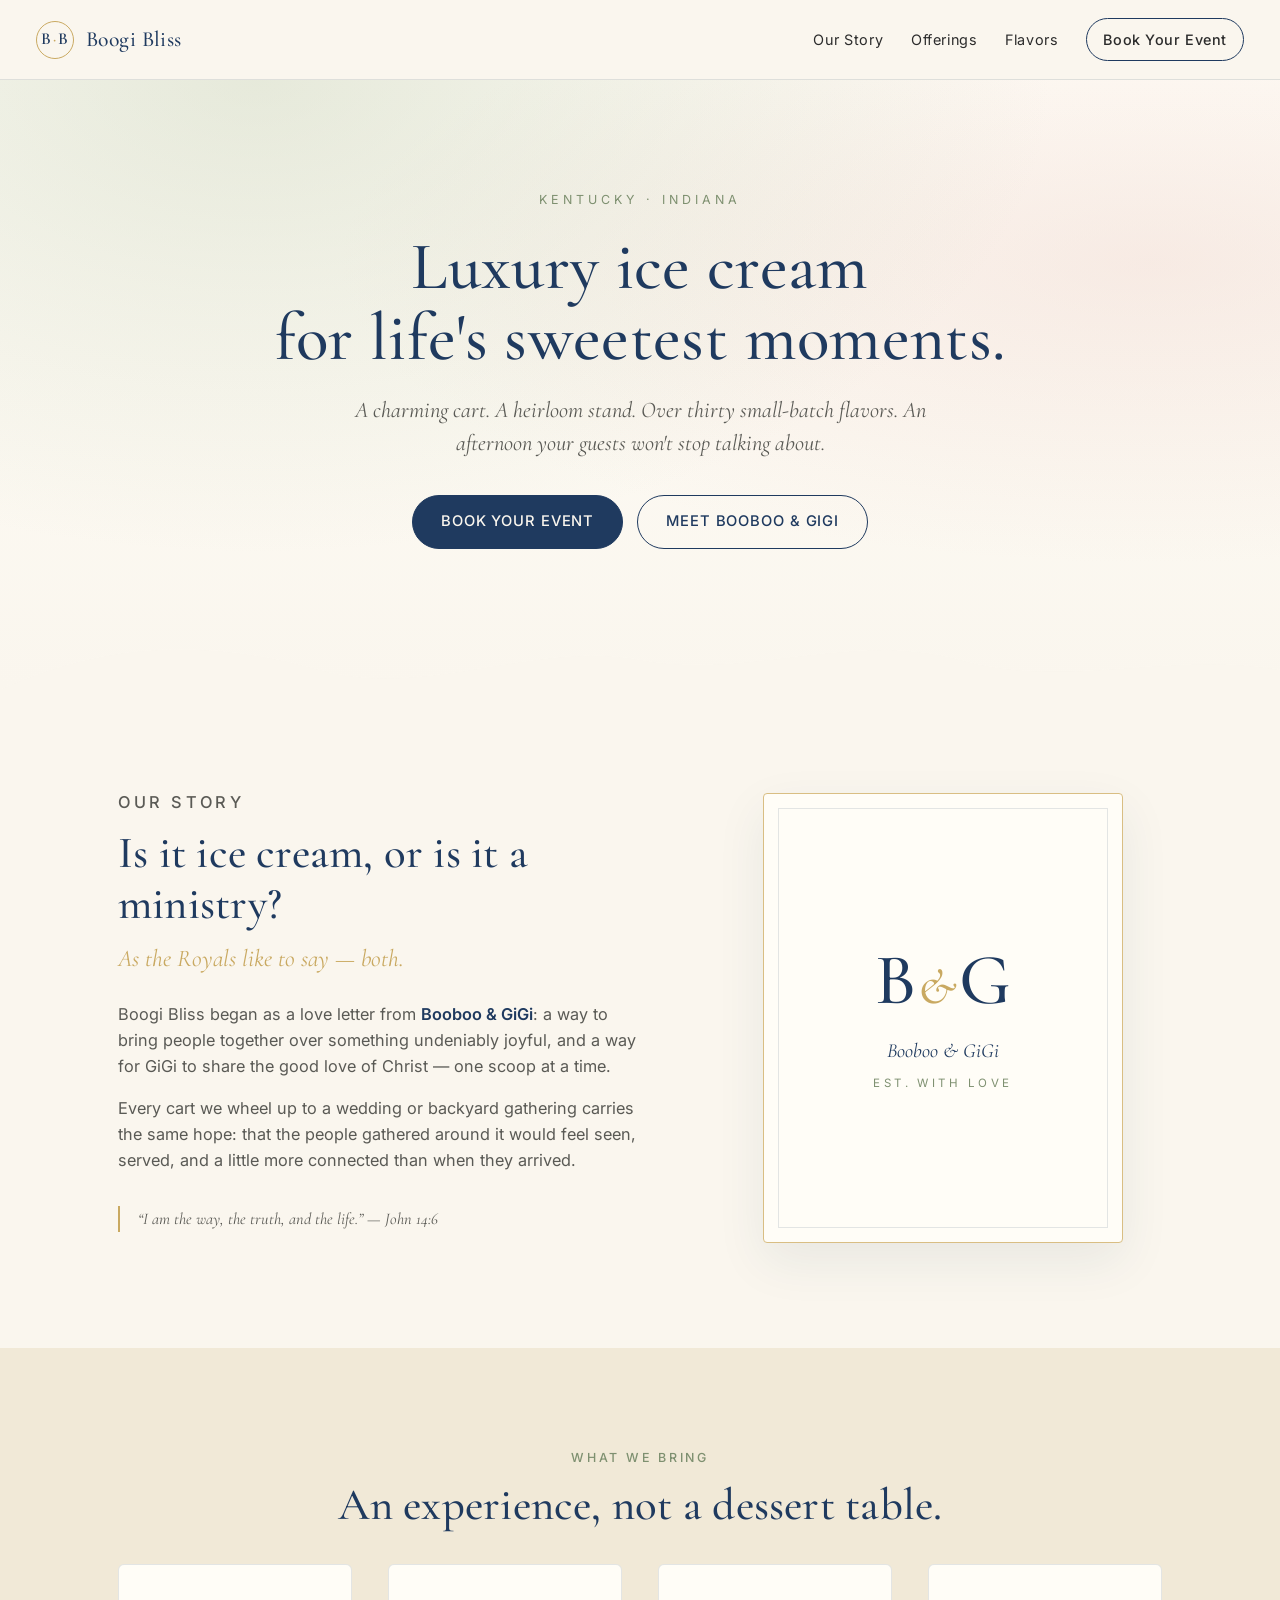
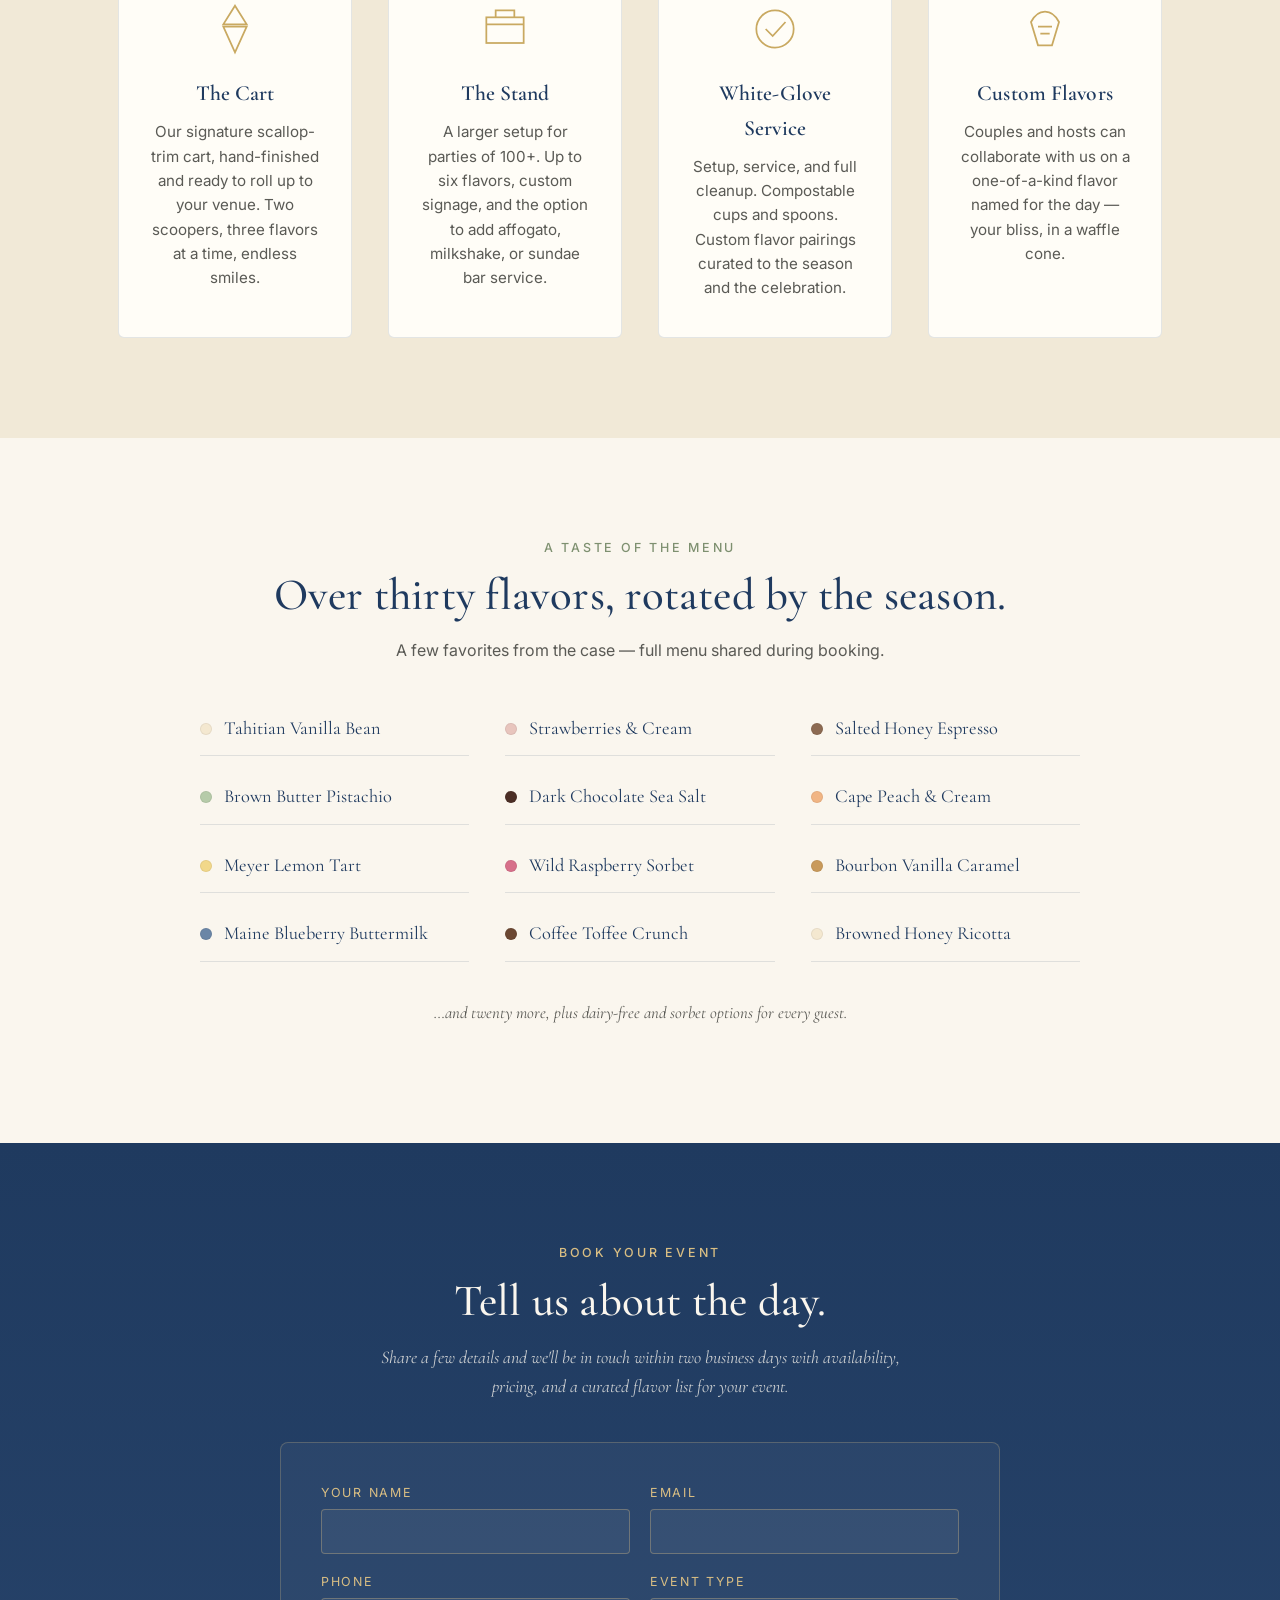
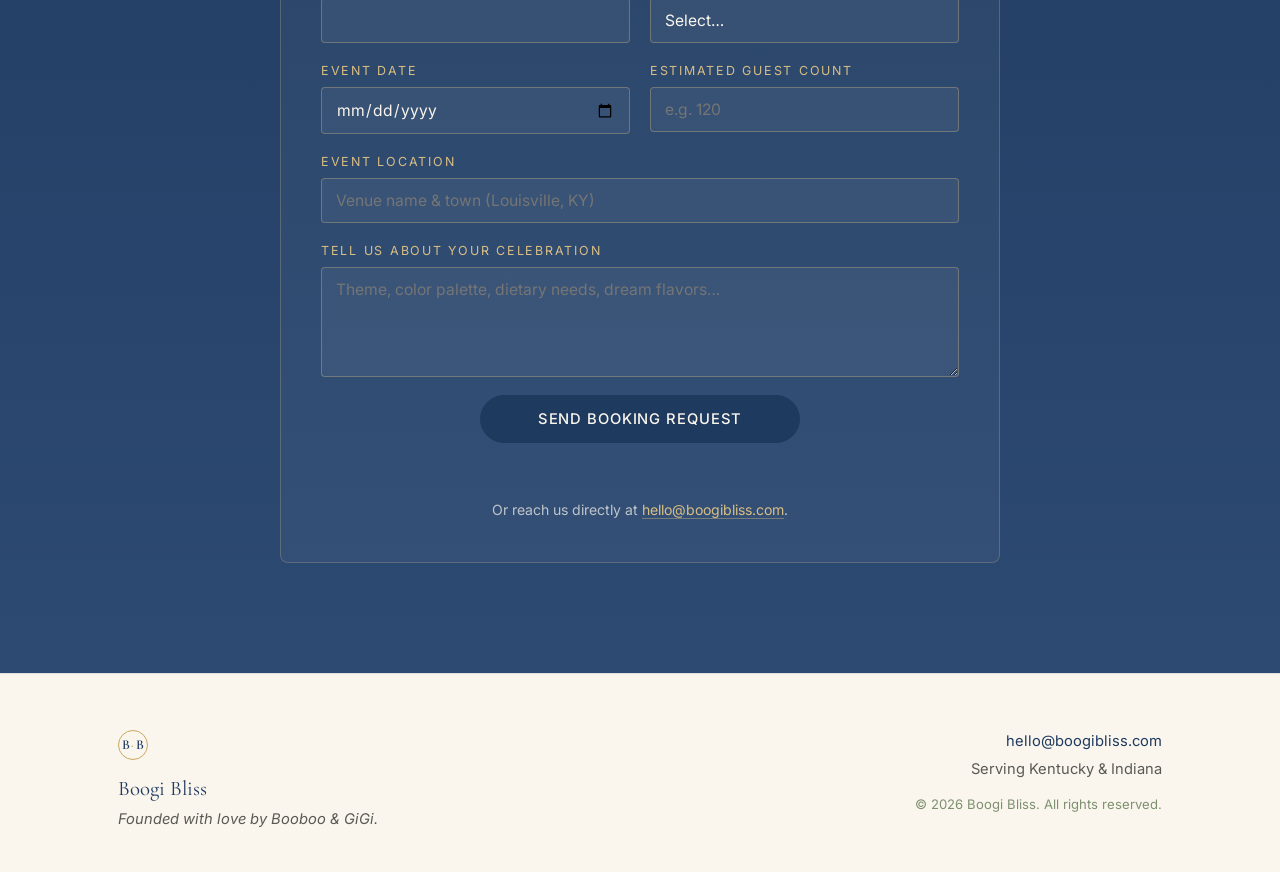
<file: index.html>
<!DOCTYPE html>
<html lang="en">
<head>
<meta charset="UTF-8" />
<meta name="viewport" content="width=device-width, initial-scale=1.0" />
<title>Boogi Bliss — Luxury Ice Cream for Life's Sweetest Moments</title>
<meta name="description" content="Boogi Bliss serves luxury ice cream from a charming cart and stand at weddings, birthdays, and corporate events across Kentucky and Indiana. Over 30 small-batch flavors. Founded by Booboo & GiGi." />
<link rel="preconnect" href="https://fonts.googleapis.com" />
<link rel="preconnect" href="https://fonts.gstatic.com" crossorigin />
<link href="https://fonts.googleapis.com/css2?family=Cormorant+Garamond:ital,wght@0,400;0,500;0,600;1,400&family=Inter:wght@300;400;500;600&display=swap" rel="stylesheet" />
<link rel="stylesheet" href="styles.css" />
</head>
<body>

<header class="topbar">
  <a href="#" class="brand">
    <span class="brand-mark">B<span class="amp">·</span>B</span>
    <span class="brand-word">Boogi Bliss</span>
  </a>
  <nav class="nav">
    <a href="#story">Our Story</a>
    <a href="#offerings">Offerings</a>
    <a href="#flavors">Flavors</a>
    <a href="#book" class="nav-cta">Book Your Event</a>
  </nav>
</header>

<section class="hero">
  <div class="hero-inner">
    <p class="eyebrow">Kentucky · Indiana</p>
    <h1>Luxury ice cream<br/>for life's sweetest moments.</h1>
    <p class="lede">
      A charming cart. A heirloom stand. Over thirty small-batch flavors.
      An afternoon your guests won't stop talking about.
    </p>
    <div class="hero-ctas">
      <a href="#book" class="btn btn-primary">Book Your Event</a>
      <a href="#story" class="btn btn-ghost">Meet Booboo &amp; GiGi</a>
    </div>
  </div>
  <svg class="scallop" viewBox="0 0 1200 60" preserveAspectRatio="none" aria-hidden="true">
    <path d="M0,60 C100,10 200,10 300,40 C400,70 500,10 600,30 C700,50 800,0 900,30 C1000,60 1100,20 1200,40 L1200,60 L0,60 Z" fill="currentColor"/>
  </svg>
</section>

<section id="story" class="story">
  <div class="container two-col">
    <div class="story-text">
      <p class="kicker">Our Story</p>
      <h2>Is it ice cream, or is it a ministry?</h2>
      <p class="answer">As the Royals like to say — <em>both.</em></p>
      <p>
        Boogi Bliss began as a love letter from <strong>Booboo &amp; GiGi</strong>:
        a way to bring people together over something undeniably joyful, and a way for
        GiGi to share the good love of Christ — one scoop at a time.
      </p>
      <p>
        Every cart we wheel up to a wedding or backyard gathering carries the same hope:
        that the people gathered around it would feel seen, served, and a little more
        connected than when they arrived.
      </p>
      <p class="verse">
        &ldquo;I am the way, the truth, and the life.&rdquo; — John 14:6
      </p>
    </div>
    <div class="story-card" aria-hidden="true">
      <div class="card-frame">
        <div class="card-monogram">B<span class="card-amp">&amp;</span>G</div>
        <p class="card-tagline">Booboo &amp; GiGi</p>
        <p class="card-est">est. with love</p>
      </div>
    </div>
  </div>
</section>

<section id="offerings" class="offerings">
  <div class="container">
    <p class="kicker centered">What We Bring</p>
    <h2 class="centered">An experience, not a dessert table.</h2>
    <div class="offer-grid">
      <article class="offer">
        <div class="offer-icon">
          <svg viewBox="0 0 48 48" aria-hidden="true"><path d="M24 4 L34 20 L14 20 Z M14 22 L34 22 L24 44 Z" fill="none" stroke="currentColor" stroke-width="1.5"/></svg>
        </div>
        <h3>The Cart</h3>
        <p>Our signature scallop-trim cart, hand-finished and ready to roll up to your venue. Two scoopers, three flavors at a time, endless smiles.</p>
      </article>
      <article class="offer">
        <div class="offer-icon">
          <svg viewBox="0 0 48 48" aria-hidden="true"><rect x="8" y="14" width="32" height="22" fill="none" stroke="currentColor" stroke-width="1.5"/><path d="M8 20 L40 20 M16 14 L16 8 L32 8 L32 14" fill="none" stroke="currentColor" stroke-width="1.5"/></svg>
        </div>
        <h3>The Stand</h3>
        <p>A larger setup for parties of 100+. Up to six flavors, custom signage, and the option to add affogato, milkshake, or sundae bar service.</p>
      </article>
      <article class="offer">
        <div class="offer-icon">
          <svg viewBox="0 0 48 48" aria-hidden="true"><circle cx="24" cy="24" r="16" fill="none" stroke="currentColor" stroke-width="1.5"/><path d="M16 24 L22 30 L33 18" fill="none" stroke="currentColor" stroke-width="1.5"/></svg>
        </div>
        <h3>White-Glove Service</h3>
        <p>Setup, service, and full cleanup. Compostable cups and spoons. Custom flavor pairings curated to the season and the celebration.</p>
      </article>
      <article class="offer">
        <div class="offer-icon">
          <svg viewBox="0 0 48 48" aria-hidden="true"><path d="M12 18 C18 6, 30 6, 36 18 L30 38 L18 38 Z" fill="none" stroke="currentColor" stroke-width="1.5"/><path d="M18 22 L30 22 M20 28 L28 28" stroke="currentColor" stroke-width="1.5"/></svg>
        </div>
        <h3>Custom Flavors</h3>
        <p>Couples and hosts can collaborate with us on a one-of-a-kind flavor named for the day — your bliss, in a waffle cone.</p>
      </article>
    </div>
  </div>
</section>

<section id="flavors" class="flavors">
  <div class="container">
    <p class="kicker centered">A Taste of the Menu</p>
    <h2 class="centered">Over thirty flavors, rotated by the season.</h2>
    <p class="centered subhead">A few favorites from the case — full menu shared during booking.</p>
    <ul class="flavor-grid">
      <li><span class="dot dot-cream"></span>Tahitian Vanilla Bean</li>
      <li><span class="dot dot-rose"></span>Strawberries &amp; Cream</li>
      <li><span class="dot dot-mocha"></span>Salted Honey Espresso</li>
      <li><span class="dot dot-mint"></span>Brown Butter Pistachio</li>
      <li><span class="dot dot-choc"></span>Dark Chocolate Sea Salt</li>
      <li><span class="dot dot-peach"></span>Cape Peach &amp; Cream</li>
      <li><span class="dot dot-lemon"></span>Meyer Lemon Tart</li>
      <li><span class="dot dot-blush"></span>Wild Raspberry Sorbet</li>
      <li><span class="dot dot-caramel"></span>Bourbon Vanilla Caramel</li>
      <li><span class="dot dot-blue"></span>Maine Blueberry Buttermilk</li>
      <li><span class="dot dot-coffee"></span>Coffee Toffee Crunch</li>
      <li><span class="dot dot-cream"></span>Browned Honey Ricotta</li>
    </ul>
    <p class="flavor-note">…and twenty more, plus dairy-free and sorbet options for every guest.</p>
  </div>
</section>

<section id="book" class="booking">
  <div class="container">
    <p class="kicker centered light">Book Your Event</p>
    <h2 class="centered light">Tell us about the day.</h2>
    <p class="centered booking-lede">
      Share a few details and we'll be in touch within two business days
      with availability, pricing, and a curated flavor list for your event.
    </p>

    <form id="booking-form" class="booking-form" novalidate>
      <div class="row">
        <label>
          <span>Your name</span>
          <input type="text" name="name" required autocomplete="name" />
        </label>
        <label>
          <span>Email</span>
          <input type="email" name="email" required autocomplete="email" />
        </label>
      </div>

      <div class="row">
        <label>
          <span>Phone</span>
          <input type="tel" name="phone" autocomplete="tel" />
        </label>
        <label>
          <span>Event type</span>
          <select name="event_type" required>
            <option value="">Select…</option>
            <option>Wedding</option>
            <option>Birthday</option>
            <option>Corporate Event</option>
            <option>Anniversary / Shower</option>
            <option>Church / Community</option>
            <option>Other</option>
          </select>
        </label>
      </div>

      <div class="row">
        <label>
          <span>Event date</span>
          <input type="date" name="event_date" required />
        </label>
        <label>
          <span>Estimated guest count</span>
          <input type="number" name="guest_count" min="1" max="10000" placeholder="e.g. 120" />
        </label>
      </div>

      <label class="full">
        <span>Event location</span>
        <input type="text" name="location" placeholder="Venue name &amp; town (Louisville, KY)" />
      </label>

      <label class="full">
        <span>Tell us about your celebration</span>
        <textarea name="notes" rows="4" placeholder="Theme, color palette, dietary needs, dream flavors…"></textarea>
      </label>

      <label class="hp" aria-hidden="true">
        <span>Company</span>
        <input type="text" name="_hp_company" tabindex="-1" autocomplete="off" />
      </label>

      <button type="submit" class="btn btn-primary btn-wide" id="booking-submit">Send Booking Request</button>
      <div id="booking-status" class="form-status" role="status" aria-live="polite"></div>
      <p class="form-fineprint">
        Or reach us directly at <a href="mailto:hello@boogibliss.com">hello@boogibliss.com</a>.
      </p>
    </form>
  </div>
</section>

<footer class="site-footer">
  <div class="container footer-inner">
    <div class="footer-brand">
      <span class="brand-mark small">B<span class="amp">·</span>B</span>
      <p class="footer-name">Boogi Bliss</p>
      <p class="footer-sub">Founded with love by Booboo &amp; GiGi.</p>
    </div>
    <div class="footer-meta">
      <p><a href="mailto:hello@boogibliss.com">hello@boogibliss.com</a></p>
      <p>Serving Kentucky &amp; Indiana</p>
      <p class="copy">&copy; <span id="year"></span> Boogi Bliss. All rights reserved.</p>
    </div>
  </div>
</footer>

<script>
  document.getElementById('year').textContent = new Date().getFullYear();

  (function () {
    var form = document.getElementById('booking-form');
    if (!form) return;
    var submit = document.getElementById('booking-submit');
    var status = document.getElementById('booking-status');

    function setStatus(msg, kind) {
      status.textContent = msg || '';
      status.className = 'form-status' + (kind ? ' is-' + kind : '');
    }

    form.addEventListener('submit', function (e) {
      e.preventDefault();
      setStatus('', '');

      var data = {};
      new FormData(form).forEach(function (v, k) { data[k] = v; });

      if (!data.name || !data.email || !data.event_type || !data.event_date) {
        setStatus('Please fill in name, email, event type, and event date.', 'error');
        return;
      }

      submit.disabled = true;
      var originalLabel = submit.textContent;
      submit.textContent = 'Sending…';
      setStatus('Sending your request…', '');

      fetch('/api/book', {
        method: 'POST',
        headers: { 'Content-Type': 'application/json', 'Accept': 'application/json' },
        body: JSON.stringify(data),
      })
        .then(function (res) {
          return res.json().then(function (body) { return { ok: res.ok, body: body }; });
        })
        .then(function (r) {
          if (r.ok && r.body && r.body.ok) {
            form.reset();
            setStatus("Thank you — we'll be in touch within two business days.", 'success');
          } else {
            setStatus((r.body && r.body.error) || 'Something went wrong. Please email hello@boogibliss.com.', 'error');
          }
        })
        .catch(function () {
          setStatus('Network error. Please email hello@boogibliss.com.', 'error');
        })
        .finally(function () {
          submit.disabled = false;
          submit.textContent = originalLabel;
        });
    });
  })();
</script>
</body>
</html>
</file>
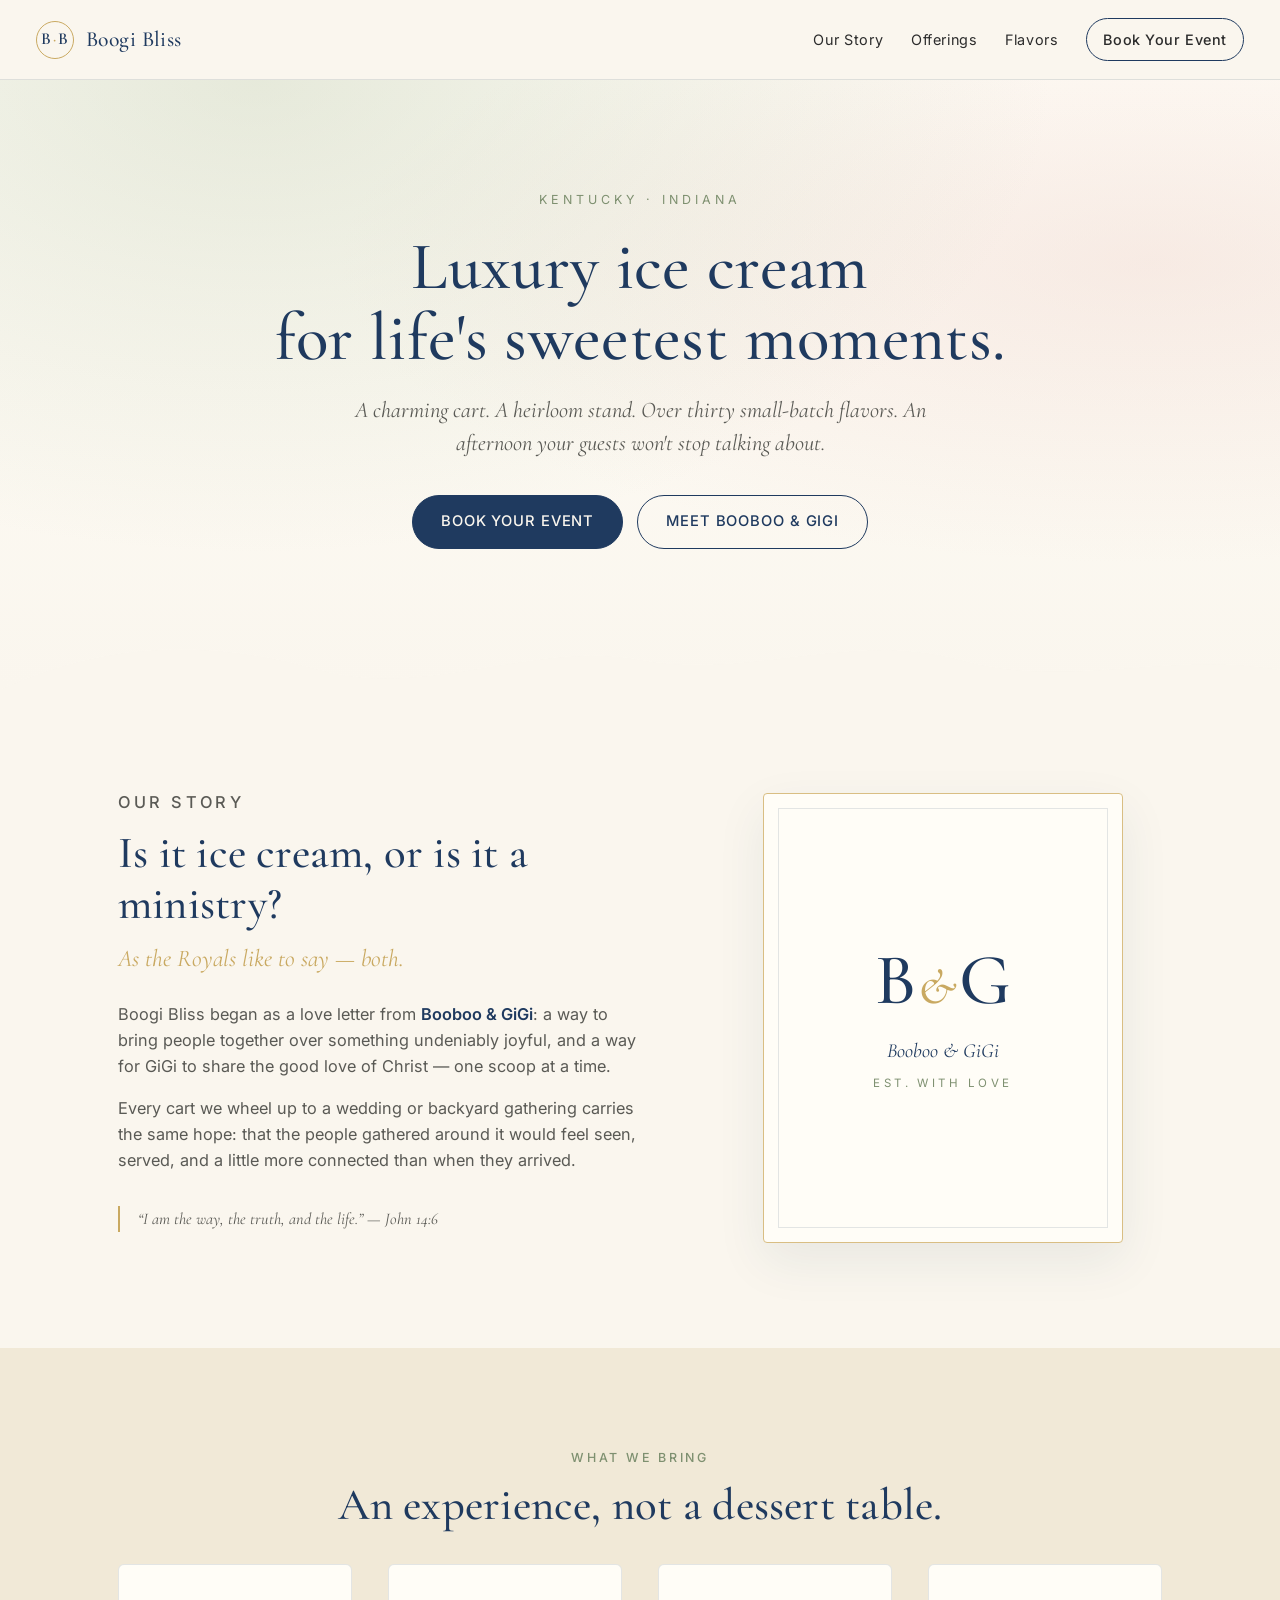
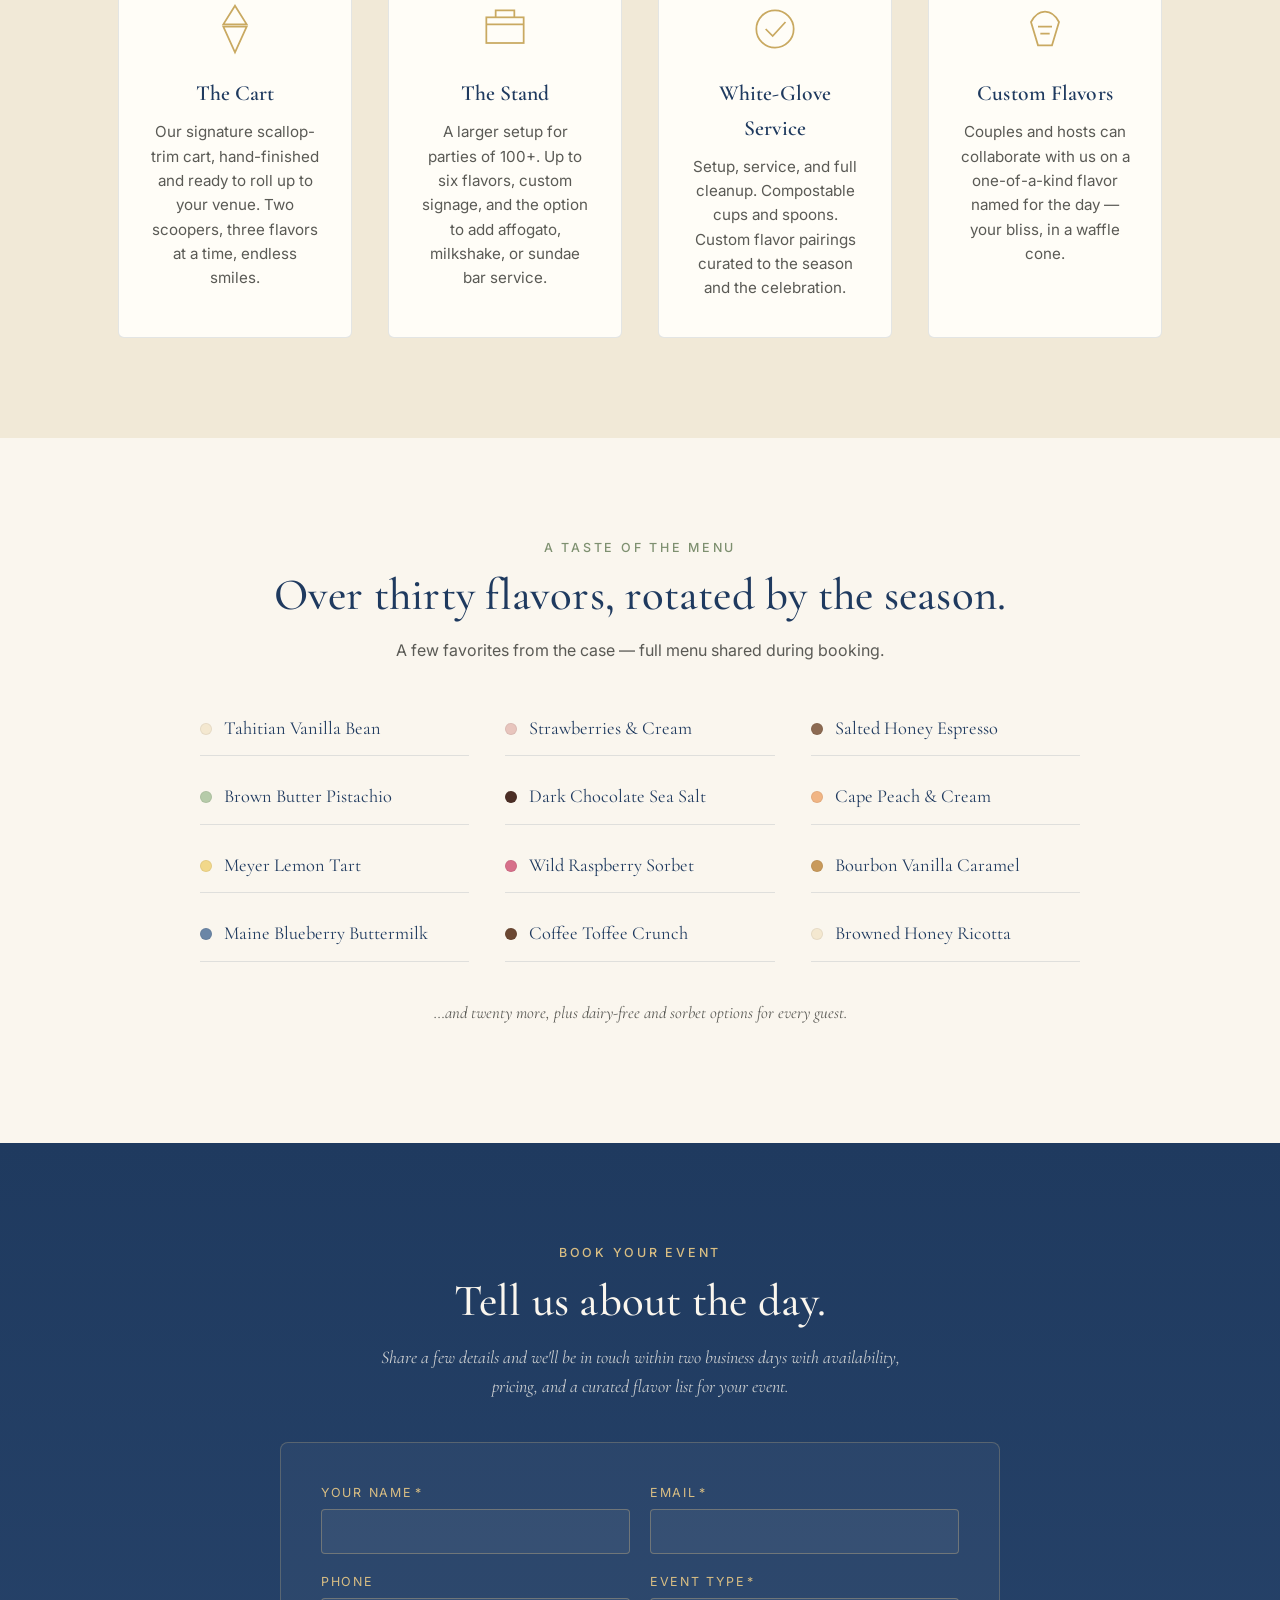
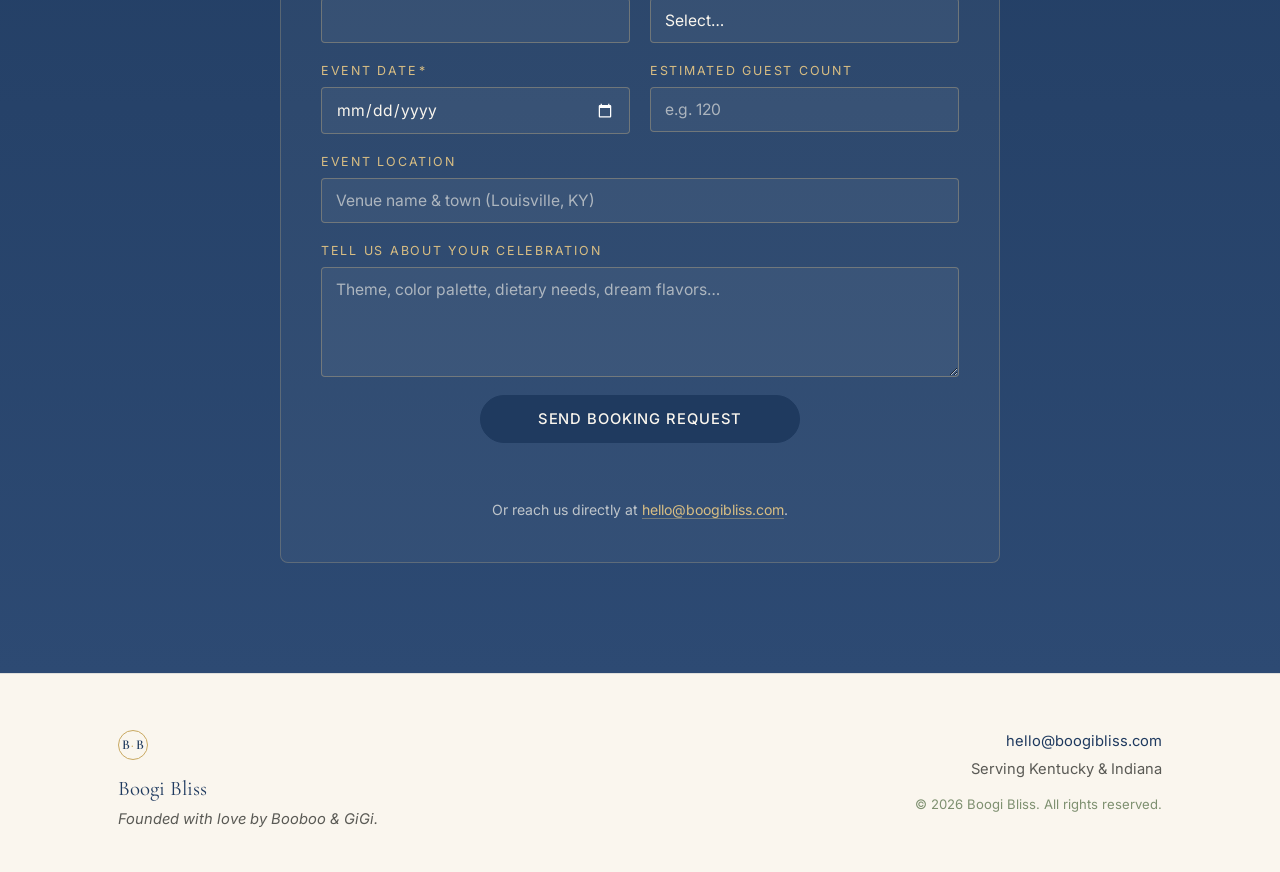
<file: public/index.html>
<!DOCTYPE html>
<html lang="en">
<head>
<meta charset="UTF-8" />
<meta name="viewport" content="width=device-width, initial-scale=1.0" />
<title>Boogi Bliss — Luxury Ice Cream for Life's Sweetest Moments</title>
<meta name="description" content="Boogi Bliss serves luxury ice cream from a charming cart and stand at weddings, birthdays, and corporate events across Kentucky and Indiana. Over 30 small-batch flavors. Founded by Booboo & GiGi." />
<link rel="canonical" href="https://boogibliss.com/" />
<link rel="icon" type="image/svg+xml" href="/favicon.svg" />
<link rel="apple-touch-icon" href="/apple-touch-icon.png" />
<meta property="og:type" content="website" />
<meta property="og:site_name" content="Boogi Bliss" />
<meta property="og:title" content="Boogi Bliss — Luxury Ice Cream for Life's Sweetest Moments" />
<meta property="og:description" content="Boogi Bliss serves luxury ice cream from a charming cart and stand at weddings, birthdays, and corporate events across Kentucky and Indiana. Over 30 small-batch flavors. Founded by Booboo & GiGi." />
<meta property="og:url" content="https://boogibliss.com/" />
<meta property="og:locale" content="en_US" />
<meta property="og:image" content="https://boogibliss.com/og-image.png" />
<meta property="og:image:width" content="1200" />
<meta property="og:image:height" content="630" />
<meta name="twitter:card" content="summary_large_image" />
<meta name="twitter:title" content="Boogi Bliss — Luxury Ice Cream for Life's Sweetest Moments" />
<meta name="twitter:description" content="Boogi Bliss serves luxury ice cream from a charming cart and stand at weddings, birthdays, and corporate events across Kentucky and Indiana. Over 30 small-batch flavors. Founded by Booboo & GiGi." />
<meta name="twitter:image" content="https://boogibliss.com/og-image.png" />
<script type="application/ld+json">
{"@context":"https://schema.org","@type":"Caterer","name":"Boogi Bliss","description":"Boogi Bliss serves luxury ice cream from a charming cart and stand at weddings, birthdays, and corporate events across Kentucky and Indiana. Over 30 small-batch flavors. Founded by Booboo & GiGi.","url":"https://boogibliss.com/","email":"hello@boogibliss.com","servesCuisine":"Ice Cream","areaServed":[{"@type":"State","name":"Kentucky"},{"@type":"State","name":"Indiana"}]}
</script>
<link rel="preconnect" href="https://fonts.googleapis.com" />
<link rel="preconnect" href="https://fonts.gstatic.com" crossorigin />
<link href="https://fonts.googleapis.com/css2?family=Cormorant+Garamond:ital,wght@0,400;0,500;0,600;1,400&family=Inter:wght@300;400;500;600&display=swap" rel="stylesheet" />
<link rel="stylesheet" href="styles.css" />
</head>
<body>

<header class="topbar">
  <a href="/" class="brand">
    <span class="brand-mark">B<span class="amp">·</span>B</span>
    <span class="brand-word">Boogi Bliss</span>
  </a>
  <nav class="nav">
    <a href="#story">Our Story</a>
    <a href="#offerings">Offerings</a>
    <a href="#flavors">Flavors</a>
    <a href="#book" class="nav-cta">Book Your Event</a>
  </nav>
</header>

<section class="hero">
  <div class="hero-inner">
    <p class="eyebrow">Kentucky · Indiana</p>
    <h1>Luxury ice cream<br/>for life's sweetest moments.</h1>
    <p class="lede">
      A charming cart. A heirloom stand. Over thirty small-batch flavors.
      An afternoon your guests won't stop talking about.
    </p>
    <div class="hero-ctas">
      <a href="#book" class="btn btn-primary">Book Your Event</a>
      <a href="#story" class="btn btn-ghost">Meet Booboo &amp; GiGi</a>
    </div>
  </div>
  <svg class="scallop" viewBox="0 0 1200 60" preserveAspectRatio="none" aria-hidden="true">
    <path d="M0,60 C100,10 200,10 300,40 C400,70 500,10 600,30 C700,50 800,0 900,30 C1000,60 1100,20 1200,40 L1200,60 L0,60 Z" fill="currentColor"/>
  </svg>
</section>

<section id="story" class="story">
  <div class="container two-col">
    <div class="story-text">
      <p class="kicker">Our Story</p>
      <h2>Is it ice cream, or is it a ministry?</h2>
      <p class="answer">As the Royals like to say — <em>both.</em></p>
      <p>
        Boogi Bliss began as a love letter from <strong>Booboo &amp; GiGi</strong>:
        a way to bring people together over something undeniably joyful, and a way for
        GiGi to share the good love of Christ — one scoop at a time.
      </p>
      <p>
        Every cart we wheel up to a wedding or backyard gathering carries the same hope:
        that the people gathered around it would feel seen, served, and a little more
        connected than when they arrived.
      </p>
      <p class="verse">
        &ldquo;I am the way, the truth, and the life.&rdquo; — John 14:6
      </p>
    </div>
    <div class="story-card" aria-hidden="true">
      <div class="card-frame">
        <div class="card-monogram">B<span class="card-amp">&amp;</span>G</div>
        <p class="card-tagline">Booboo &amp; GiGi</p>
        <p class="card-est">est. with love</p>
      </div>
    </div>
  </div>
</section>

<section id="offerings" class="offerings">
  <div class="container">
    <p class="kicker centered">What We Bring</p>
    <h2 class="centered">An experience, not a dessert table.</h2>
    <div class="offer-grid">
      <article class="offer">
        <div class="offer-icon">
          <svg viewBox="0 0 48 48" aria-hidden="true"><path d="M24 4 L34 20 L14 20 Z M14 22 L34 22 L24 44 Z" fill="none" stroke="currentColor" stroke-width="1.5"/></svg>
        </div>
        <h3>The Cart</h3>
        <p>Our signature scallop-trim cart, hand-finished and ready to roll up to your venue. Two scoopers, three flavors at a time, endless smiles.</p>
      </article>
      <article class="offer">
        <div class="offer-icon">
          <svg viewBox="0 0 48 48" aria-hidden="true"><rect x="8" y="14" width="32" height="22" fill="none" stroke="currentColor" stroke-width="1.5"/><path d="M8 20 L40 20 M16 14 L16 8 L32 8 L32 14" fill="none" stroke="currentColor" stroke-width="1.5"/></svg>
        </div>
        <h3>The Stand</h3>
        <p>A larger setup for parties of 100+. Up to six flavors, custom signage, and the option to add affogato, milkshake, or sundae bar service.</p>
      </article>
      <article class="offer">
        <div class="offer-icon">
          <svg viewBox="0 0 48 48" aria-hidden="true"><circle cx="24" cy="24" r="16" fill="none" stroke="currentColor" stroke-width="1.5"/><path d="M16 24 L22 30 L33 18" fill="none" stroke="currentColor" stroke-width="1.5"/></svg>
        </div>
        <h3>White-Glove Service</h3>
        <p>Setup, service, and full cleanup. Compostable cups and spoons. Custom flavor pairings curated to the season and the celebration.</p>
      </article>
      <article class="offer">
        <div class="offer-icon">
          <svg viewBox="0 0 48 48" aria-hidden="true"><path d="M12 18 C18 6, 30 6, 36 18 L30 38 L18 38 Z" fill="none" stroke="currentColor" stroke-width="1.5"/><path d="M18 22 L30 22 M20 28 L28 28" stroke="currentColor" stroke-width="1.5"/></svg>
        </div>
        <h3>Custom Flavors</h3>
        <p>Couples and hosts can collaborate with us on a one-of-a-kind flavor named for the day — your bliss, in a waffle cone.</p>
      </article>
    </div>
  </div>
</section>

<section id="flavors" class="flavors">
  <div class="container">
    <p class="kicker centered">A Taste of the Menu</p>
    <h2 class="centered">Over thirty flavors, rotated by the season.</h2>
    <p class="centered subhead">A few favorites from the case — full menu shared during booking.</p>
    <ul class="flavor-grid">
      <li><span class="dot dot-cream"></span>Tahitian Vanilla Bean</li>
      <li><span class="dot dot-rose"></span>Strawberries &amp; Cream</li>
      <li><span class="dot dot-mocha"></span>Salted Honey Espresso</li>
      <li><span class="dot dot-mint"></span>Brown Butter Pistachio</li>
      <li><span class="dot dot-choc"></span>Dark Chocolate Sea Salt</li>
      <li><span class="dot dot-peach"></span>Cape Peach &amp; Cream</li>
      <li><span class="dot dot-lemon"></span>Meyer Lemon Tart</li>
      <li><span class="dot dot-blush"></span>Wild Raspberry Sorbet</li>
      <li><span class="dot dot-caramel"></span>Bourbon Vanilla Caramel</li>
      <li><span class="dot dot-blue"></span>Maine Blueberry Buttermilk</li>
      <li><span class="dot dot-coffee"></span>Coffee Toffee Crunch</li>
      <li><span class="dot dot-cream"></span>Browned Honey Ricotta</li>
    </ul>
    <p class="flavor-note">…and twenty more, plus dairy-free and sorbet options for every guest.</p>
  </div>
</section>

<section id="book" class="booking">
  <div class="container">
    <p class="kicker centered light">Book Your Event</p>
    <h2 class="centered light">Tell us about the day.</h2>
    <p class="centered booking-lede">
      Share a few details and we'll be in touch within two business days
      with availability, pricing, and a curated flavor list for your event.
    </p>

    <form id="booking-form" class="booking-form" novalidate>
      <div class="row">
        <label>
          <span>Your name<span class="req" aria-hidden="true">*</span></span>
          <input type="text" name="name" required autocomplete="name" />
        </label>
        <label>
          <span>Email<span class="req" aria-hidden="true">*</span></span>
          <input type="email" name="email" required autocomplete="email" />
        </label>
      </div>

      <div class="row">
        <label>
          <span>Phone</span>
          <input type="tel" name="phone" autocomplete="tel" />
        </label>
        <label>
          <span>Event type<span class="req" aria-hidden="true">*</span></span>
          <select name="event_type" required>
            <option value="">Select…</option>
            <option>Wedding</option>
            <option>Birthday</option>
            <option>Corporate Event</option>
            <option>Anniversary / Shower</option>
            <option>Church / Community</option>
            <option>Other</option>
          </select>
        </label>
      </div>

      <div class="row">
        <label>
          <span>Event date<span class="req" aria-hidden="true">*</span></span>
          <input type="date" name="event_date" required />
        </label>
        <label>
          <span>Estimated guest count</span>
          <input type="number" name="guest_count" min="1" max="10000" placeholder="e.g. 120" />
        </label>
      </div>

      <label class="full">
        <span>Event location</span>
        <input type="text" name="location" placeholder="Venue name &amp; town (Louisville, KY)" />
      </label>

      <label class="full">
        <span>Tell us about your celebration</span>
        <textarea name="notes" rows="4" placeholder="Theme, color palette, dietary needs, dream flavors…"></textarea>
      </label>

      <!-- Anti-spam trap. Nothing here may look like a real field to browser
           autofill: Chrome classifies by name/id/label and maps anything
           matching company|organization|address|… onto the visitor's saved
           profile, and it only skips fields hidden with display:none — an
           off-screen trap still gets autofilled, which 403s real people.
           So: no label, no autofill-classifiable name, display:none.
           Server check lives in worker.js handleBooking (_hp_ref). -->
      <div class="hp" aria-hidden="true">
        <input type="text" name="_hp_ref" tabindex="-1" autocomplete="off"
               data-1p-ignore data-lpignore="true" data-form-type="other" />
      </div>

      <noscript>
        <p class="form-fineprint">
          This form needs JavaScript to send. If it doesn't work, please email us directly at
          <a href="mailto:hello@boogibliss.com">hello@boogibliss.com</a> with your event details.
        </p>
      </noscript>

      <!-- Cloudflare Turnstile mount point. Stays empty (and inert) until a site
           key is configured in the script below. See NOTES.md → "Turnstile". -->
      <div id="cf-turnstile" class="cf-turnstile-holder"></div>

      <button type="submit" class="btn btn-primary btn-wide" id="booking-submit">Send Booking Request</button>
      <div id="booking-status" class="form-status" role="status" aria-live="polite"></div>
      <p class="form-fineprint">
        Or reach us directly at <a href="mailto:hello@boogibliss.com">hello@boogibliss.com</a>.
      </p>
    </form>
  </div>
</section>

<footer class="site-footer">
  <div class="container footer-inner">
    <div class="footer-brand">
      <span class="brand-mark small">B<span class="amp">·</span>B</span>
      <p class="footer-name">Boogi Bliss</p>
      <p class="footer-sub">Founded with love by Booboo &amp; GiGi.</p>
    </div>
    <div class="footer-meta">
      <p><a href="mailto:hello@boogibliss.com">hello@boogibliss.com</a></p>
      <p>Serving Kentucky &amp; Indiana</p>
      <p class="copy">&copy; <span id="year"></span> Boogi Bliss. All rights reserved.</p>
    </div>
  </div>
</footer>

<script>
  document.getElementById('year').textContent = new Date().getFullYear();

  // Cloudflare Turnstile (dormant). Paste your site key between the quotes to
  // enable; the widget then renders into #cf-turnstile and injects a hidden
  // "cf-turnstile-response" field that the booking POST forwards automatically.
  // Activate the matching server secret (TURNSTILE_SECRET) only AFTER this is
  // live — see NOTES.md → "Turnstile".
  var TURNSTILE_SITEKEY = '';
  if (TURNSTILE_SITEKEY) {
    var ts = document.createElement('script');
    ts.src = 'https://challenges.cloudflare.com/turnstile/v0/api.js?render=explicit';
    ts.async = true; ts.defer = true;
    ts.onload = function () {
      if (window.turnstile) {
        window.turnstile.render('#cf-turnstile', { sitekey: TURNSTILE_SITEKEY });
      }
    };
    document.head.appendChild(ts);
  }

  (function () {
    var form = document.getElementById('booking-form');
    if (!form) return;
    var submit = document.getElementById('booking-submit');
    var status = document.getElementById('booking-status');

    function setStatus(msg, kind) {
      status.textContent = msg || '';
      status.className = 'form-status' + (kind ? ' is-' + kind : '');
    }

    form.addEventListener('submit', function (e) {
      e.preventDefault();
      setStatus('', '');

      var data = {};
      new FormData(form).forEach(function (v, k) { data[k] = v; });

      if (!data.name || !data.email || !data.event_type || !data.event_date) {
        setStatus('Please fill in name, email, event type, and event date.', 'error');
        var requiredNames = ['name', 'email', 'event_type', 'event_date'];
        for (var i = 0; i < requiredNames.length; i++) {
          var field = form.elements[requiredNames[i]];
          if (field && !field.value) { field.focus(); break; }
        }
        return;
      }

      submit.disabled = true;
      var originalLabel = submit.textContent;
      submit.textContent = 'Sending…';
      setStatus('Sending your request…', '');

      fetch('/api/book', {
        method: 'POST',
        headers: { 'Content-Type': 'application/json', 'Accept': 'application/json' },
        body: JSON.stringify(data),
      })
        .then(function (res) {
          return res.json().then(function (body) { return { ok: res.ok, body: body }; });
        })
        .then(function (r) {
          if (r.ok && r.body && r.body.ok) {
            form.reset();
            setStatus("Thank you — we'll be in touch within two business days.", 'success');
          } else {
            setStatus((r.body && r.body.error) || 'Something went wrong. Please email hello@boogibliss.com.', 'error');
          }
        })
        .catch(function () {
          setStatus('Network error. Please email hello@boogibliss.com.', 'error');
        })
        .finally(function () {
          submit.disabled = false;
          submit.textContent = originalLabel;
        });
    });
  })();
</script>
</body>
</html>
</file>
<file: styles.css>
/* Boogi Bliss — Cape Cod wedding luxury */

:root {
  --cream: #FAF6EE;
  --ivory: #FFFDF7;
  --sand: #F1E9D7;
  --sage: #B8C5A6;
  --sage-deep: #7E9070;
  --navy: #1F3A5F;
  --navy-soft: #2D4A73;
  --gold: #C9A961;
  --gold-soft: #D9BE83;
  --blush: #E8C5BD;
  --ink: #2C2C2C;
  --ink-soft: #5A5A55;
  --hairline: rgba(31, 58, 95, 0.12);

  --serif: 'Cormorant Garamond', Georgia, 'Times New Roman', serif;
  --sans:  'Inter', -apple-system, BlinkMacSystemFont, 'Segoe UI', sans-serif;
}

* { box-sizing: border-box; }

html { scroll-behavior: smooth; }

body {
  margin: 0;
  font-family: var(--sans);
  font-weight: 400;
  color: var(--ink);
  background: var(--cream);
  line-height: 1.6;
  -webkit-font-smoothing: antialiased;
}

.container {
  max-width: 1100px;
  margin: 0 auto;
  padding: 0 28px;
}

h1, h2, h3 {
  font-family: var(--serif);
  font-weight: 500;
  color: var(--navy);
  letter-spacing: 0.005em;
}

h1 {
  font-size: clamp(2.4rem, 5.5vw, 4.2rem);
  line-height: 1.05;
  margin: 0 0 1.2rem;
  font-weight: 500;
}

h2 {
  font-size: clamp(1.9rem, 3.6vw, 2.8rem);
  line-height: 1.15;
  margin: 0 0 1rem;
}

h3 {
  font-size: 1.35rem;
  margin: 0 0 0.6rem;
  font-weight: 600;
}

p { margin: 0 0 1rem; }

a { color: var(--navy); text-decoration: none; }
a:hover { color: var(--gold); }

.kicker {
  font-family: var(--sans);
  font-size: 0.78rem;
  letter-spacing: 0.22em;
  text-transform: uppercase;
  color: var(--sage-deep);
  font-weight: 500;
  margin: 0 0 0.8rem;
}
.kicker.centered { text-align: center; }
.kicker.light { color: var(--gold-soft); }

.centered { text-align: center; }
.subhead {
  color: var(--ink-soft);
  max-width: 560px;
  margin: 0.4rem auto 2.4rem;
}

/* ─── Top bar ─────────────────────────────── */
.topbar {
  position: sticky;
  top: 0;
  z-index: 50;
  display: flex;
  align-items: center;
  justify-content: space-between;
  padding: 18px 36px;
  background: rgba(250, 246, 238, 0.92);
  backdrop-filter: saturate(140%) blur(8px);
  border-bottom: 1px solid var(--hairline);
}

.brand {
  display: inline-flex;
  align-items: center;
  gap: 12px;
}
.brand-mark {
  display: inline-flex;
  align-items: center;
  justify-content: center;
  width: 38px;
  height: 38px;
  border: 1.5px solid var(--gold);
  border-radius: 50%;
  font-family: var(--serif);
  font-size: 1.05rem;
  font-weight: 600;
  color: var(--navy);
  letter-spacing: 0.04em;
}
.brand-mark.small { width: 30px; height: 30px; font-size: 0.85rem; }
.brand-mark .amp { color: var(--gold); margin: 0 1px; }
.brand-word {
  font-family: var(--serif);
  font-size: 1.35rem;
  color: var(--navy);
  font-weight: 500;
  letter-spacing: 0.02em;
}

.nav {
  display: flex;
  align-items: center;
  gap: 28px;
}
.nav a {
  font-size: 0.9rem;
  letter-spacing: 0.04em;
  color: var(--ink);
}
.nav a:hover { color: var(--gold); }
.nav-cta {
  border: 1px solid var(--navy);
  padding: 9px 16px;
  border-radius: 999px;
  font-weight: 500;
}
.nav-cta:hover {
  background: var(--navy);
  color: var(--cream) !important;
}

@media (max-width: 720px) {
  .topbar { padding: 14px 18px; }
  .nav { gap: 14px; }
  .nav a:not(.nav-cta) { display: none; }
}

/* ─── Hero ─────────────────────────────────── */
.hero {
  position: relative;
  padding: 110px 28px 140px;
  background:
    radial-gradient(ellipse at 20% 0%, rgba(184, 197, 166, 0.35), transparent 55%),
    radial-gradient(ellipse at 90% 30%, rgba(232, 197, 189, 0.30), transparent 50%),
    linear-gradient(180deg, var(--ivory) 0%, var(--cream) 100%);
  color: var(--navy);
  text-align: center;
  overflow: hidden;
}

.hero-inner {
  max-width: 880px;
  margin: 0 auto;
}

.eyebrow {
  font-family: var(--sans);
  font-size: 0.78rem;
  letter-spacing: 0.32em;
  text-transform: uppercase;
  color: var(--sage-deep);
  margin: 0 0 1.4rem;
}

.lede {
  font-family: var(--serif);
  font-size: clamp(1.15rem, 1.8vw, 1.4rem);
  font-style: italic;
  color: var(--ink-soft);
  max-width: 640px;
  margin: 0 auto 2.2rem;
  line-height: 1.5;
}

.hero-ctas {
  display: flex;
  gap: 14px;
  justify-content: center;
  flex-wrap: wrap;
}

.btn {
  display: inline-block;
  padding: 14px 28px;
  border-radius: 999px;
  font-size: 0.92rem;
  font-weight: 500;
  letter-spacing: 0.06em;
  text-transform: uppercase;
  transition: all 0.2s ease;
  cursor: pointer;
  border: 1.5px solid transparent;
  font-family: var(--sans);
}
.btn-primary {
  background: var(--navy);
  color: var(--cream);
  border-color: var(--navy);
}
.btn-primary:hover {
  background: var(--gold);
  border-color: var(--gold);
  color: var(--navy) !important;
}
.btn-ghost {
  background: transparent;
  color: var(--navy);
  border-color: var(--navy);
}
.btn-ghost:hover {
  background: var(--navy);
  color: var(--cream) !important;
}
.btn-wide {
  width: 100%;
  max-width: 320px;
  margin: 8px auto 0;
  display: block;
}

.scallop {
  position: absolute;
  bottom: -1px;
  left: 0;
  width: 100%;
  height: 60px;
  color: var(--cream);
  display: block;
}

/* ─── Story ────────────────────────────────── */
.story {
  padding: 100px 28px;
  background: var(--cream);
}
.two-col {
  display: grid;
  grid-template-columns: 1.2fr 1fr;
  gap: 80px;
  align-items: center;
}
@media (max-width: 820px) {
  .two-col { grid-template-columns: 1fr; gap: 50px; }
}

.story-text .answer {
  font-family: var(--serif);
  font-size: 1.5rem;
  color: var(--gold);
  margin: -0.4rem 0 1.4rem;
  font-style: italic;
}
.story-text p { color: var(--ink-soft); font-size: 1.02rem; }
.story-text strong { color: var(--navy); font-weight: 600; }
.verse {
  margin-top: 2rem;
  padding-left: 18px;
  border-left: 2px solid var(--gold);
  font-family: var(--serif);
  font-style: italic;
  color: var(--navy);
}

.story-card {
  display: flex;
  justify-content: center;
}
.card-frame {
  width: 100%;
  max-width: 360px;
  aspect-ratio: 4 / 5;
  background: var(--ivory);
  border: 1px solid var(--gold-soft);
  border-radius: 4px;
  padding: 36px;
  display: flex;
  flex-direction: column;
  justify-content: center;
  align-items: center;
  text-align: center;
  position: relative;
  box-shadow: 0 18px 50px rgba(31, 58, 95, 0.08);
}
.card-frame::before {
  content: '';
  position: absolute;
  inset: 14px;
  border: 1px solid var(--hairline);
  pointer-events: none;
}
.card-monogram {
  font-family: var(--serif);
  font-size: 4.5rem;
  font-weight: 500;
  color: var(--navy);
  line-height: 1;
}
.card-monogram .card-amp {
  color: var(--gold);
  font-style: italic;
  font-size: 0.7em;
  margin: 0 0.05em;
}
.card-tagline {
  font-family: var(--serif);
  font-style: italic;
  font-size: 1.25rem;
  color: var(--navy);
  margin: 1.2rem 0 0.4rem;
}
.card-est {
  font-size: 0.72rem;
  letter-spacing: 0.3em;
  text-transform: uppercase;
  color: var(--sage-deep);
  margin: 0;
}

/* ─── Offerings ───────────────────────────── */
.offerings {
  padding: 100px 28px;
  background: var(--sand);
}
.offer-grid {
  display: grid;
  grid-template-columns: repeat(auto-fit, minmax(220px, 1fr));
  gap: 36px;
  margin-top: 2rem;
}
.offer {
  background: var(--ivory);
  padding: 36px 28px;
  border-radius: 6px;
  border: 1px solid var(--hairline);
  text-align: center;
  transition: transform 0.25s ease, box-shadow 0.25s ease;
}
.offer:hover {
  transform: translateY(-4px);
  box-shadow: 0 16px 40px rgba(31, 58, 95, 0.10);
}
.offer-icon {
  width: 56px;
  height: 56px;
  margin: 0 auto 1.2rem;
  color: var(--gold);
}
.offer-icon svg { width: 100%; height: 100%; }
.offer p { color: var(--ink-soft); font-size: 0.95rem; margin: 0; }

/* ─── Flavors ──────────────────────────────── */
.flavors {
  padding: 100px 28px;
  background: var(--cream);
}
.flavor-grid {
  list-style: none;
  margin: 0 auto;
  padding: 0;
  max-width: 880px;
  display: grid;
  grid-template-columns: repeat(auto-fit, minmax(220px, 1fr));
  gap: 14px 36px;
}
.flavor-grid li {
  display: flex;
  align-items: center;
  gap: 12px;
  padding: 12px 0;
  border-bottom: 1px solid var(--hairline);
  font-family: var(--serif);
  font-size: 1.15rem;
  color: var(--navy);
}
.dot {
  width: 12px;
  height: 12px;
  border-radius: 50%;
  flex-shrink: 0;
  border: 1px solid rgba(0,0,0,0.06);
}
.dot-cream   { background: #F4E8D0; }
.dot-rose    { background: #E8C5BD; }
.dot-mocha   { background: #8C6A52; }
.dot-mint    { background: #B6CBA9; }
.dot-choc    { background: #4B2E25; }
.dot-peach   { background: #F1B584; }
.dot-lemon   { background: #F2D88A; }
.dot-blush   { background: #D7708A; }
.dot-caramel { background: #C99A5B; }
.dot-blue    { background: #6B86A6; }
.dot-coffee  { background: #6B4732; }

.flavor-note {
  text-align: center;
  margin-top: 2.4rem;
  font-family: var(--serif);
  font-style: italic;
  color: var(--ink-soft);
  font-size: 1.05rem;
}

/* ─── Booking ──────────────────────────────── */
.booking {
  padding: 100px 28px 110px;
  background:
    linear-gradient(180deg, var(--navy) 0%, var(--navy-soft) 100%);
  color: var(--cream);
}
.booking h2 { color: var(--cream); }
.booking .booking-lede {
  text-align: center;
  color: rgba(250, 246, 238, 0.78);
  max-width: 560px;
  margin: 0 auto 2.6rem;
  font-family: var(--serif);
  font-style: italic;
  font-size: 1.12rem;
}

.booking-form {
  max-width: 720px;
  margin: 0 auto;
  background: rgba(255, 253, 247, 0.04);
  padding: 40px;
  border-radius: 8px;
  border: 1px solid rgba(217, 190, 131, 0.25);
}
.booking-form .row {
  display: grid;
  grid-template-columns: 1fr 1fr;
  gap: 20px;
  margin-bottom: 18px;
}
@media (max-width: 620px) {
  .booking-form { padding: 28px; }
  .booking-form .row { grid-template-columns: 1fr; gap: 18px; }
}
.booking-form label {
  display: flex;
  flex-direction: column;
  gap: 6px;
  font-size: 0.78rem;
  letter-spacing: 0.14em;
  text-transform: uppercase;
  color: var(--gold-soft);
}
.booking-form label.full { margin-bottom: 18px; }
.booking-form input,
.booking-form select,
.booking-form textarea {
  font-family: var(--sans);
  font-size: 0.98rem;
  padding: 12px 14px;
  border: 1px solid rgba(217, 190, 131, 0.35);
  background: rgba(250, 246, 238, 0.05);
  color: var(--cream);
  border-radius: 4px;
  transition: border-color 0.2s ease, background 0.2s ease;
  text-transform: none;
  letter-spacing: normal;
}
.booking-form input:focus,
.booking-form select:focus,
.booking-form textarea:focus {
  outline: none;
  border-color: var(--gold);
  background: rgba(250, 246, 238, 0.10);
}
.booking-form select { appearance: none; cursor: pointer; }
.booking-form select option { color: var(--ink); background: var(--cream); }
.booking-form textarea { resize: vertical; min-height: 110px; }

.form-fineprint {
  text-align: center;
  margin: 1.4rem 0 0;
  color: rgba(250, 246, 238, 0.7);
  font-size: 0.88rem;
}
.form-fineprint a { color: var(--gold-soft); border-bottom: 1px solid rgba(217, 190, 131, 0.4); }
.form-fineprint a:hover { color: var(--gold); }

/* Honeypot — visible to bots, hidden from people + assistive tech */
.booking-form label.hp {
  position: absolute;
  left: -10000px;
  width: 1px;
  height: 1px;
  overflow: hidden;
}

/* Submit button state */
.booking-form button[disabled] {
  opacity: 0.55;
  cursor: not-allowed;
}

/* Inline status under the submit button */
.form-status {
  text-align: center;
  margin: 1rem 0 0;
  min-height: 1.2em;
  font-size: 0.92rem;
  color: rgba(250, 246, 238, 0.85);
}
.form-status.is-success {
  color: var(--gold);
  font-family: var(--serif);
  font-style: italic;
  font-size: 1.05rem;
}
.form-status.is-error {
  color: #f5b8a8;
}

/* ─── Footer ───────────────────────────────── */
.site-footer {
  background: var(--cream);
  padding: 56px 28px 40px;
  border-top: 1px solid var(--hairline);
}
.footer-inner {
  display: flex;
  flex-wrap: wrap;
  justify-content: space-between;
  align-items: flex-start;
  gap: 32px;
}
.footer-brand .brand-mark { margin-bottom: 12px; }
.footer-name {
  font-family: var(--serif);
  font-size: 1.3rem;
  color: var(--navy);
  margin: 0 0 0.2rem;
}
.footer-sub {
  font-style: italic;
  color: var(--ink-soft);
  margin: 0;
  font-size: 0.92rem;
}
.footer-meta {
  text-align: right;
  font-size: 0.92rem;
  color: var(--ink-soft);
}
.footer-meta p { margin: 0 0 0.3rem; }
.footer-meta .copy { margin-top: 0.8rem; font-size: 0.82rem; color: var(--sage-deep); }
@media (max-width: 620px) {
  .footer-meta { text-align: left; }
}
</file>
<file: public/styles.css>
/* Boogi Bliss — Cape Cod wedding luxury */

:root {
  --cream: #FAF6EE;
  --ivory: #FFFDF7;
  --sand: #F1E9D7;
  --sage: #B8C5A6;
  --sage-deep: #7E9070;
  --navy: #1F3A5F;
  --navy-soft: #2D4A73;
  --gold: #C9A961;
  --gold-soft: #D9BE83;
  --blush: #E8C5BD;
  --ink: #2C2C2C;
  --ink-soft: #5A5A55;
  --hairline: rgba(31, 58, 95, 0.12);

  --serif: 'Cormorant Garamond', Georgia, 'Times New Roman', serif;
  --sans:  'Inter', -apple-system, BlinkMacSystemFont, 'Segoe UI', sans-serif;
}

* { box-sizing: border-box; }

html { scroll-behavior: smooth; }

body {
  margin: 0;
  font-family: var(--sans);
  font-weight: 400;
  color: var(--ink);
  background: var(--cream);
  line-height: 1.6;
  -webkit-font-smoothing: antialiased;
}

.container {
  max-width: 1100px;
  margin: 0 auto;
  padding: 0 28px;
}

h1, h2, h3 {
  font-family: var(--serif);
  font-weight: 500;
  color: var(--navy);
  letter-spacing: 0.005em;
}

h1 {
  font-size: clamp(2.4rem, 5.5vw, 4.2rem);
  line-height: 1.05;
  margin: 0 0 1.2rem;
  font-weight: 500;
}

h2 {
  font-size: clamp(1.9rem, 3.6vw, 2.8rem);
  line-height: 1.15;
  margin: 0 0 1rem;
}

h3 {
  font-size: 1.35rem;
  margin: 0 0 0.6rem;
  font-weight: 600;
}

p { margin: 0 0 1rem; }

a { color: var(--navy); text-decoration: none; }
a:hover { color: var(--gold); }

.kicker {
  font-family: var(--sans);
  font-size: 0.78rem;
  letter-spacing: 0.22em;
  text-transform: uppercase;
  color: var(--sage-deep);
  font-weight: 500;
  margin: 0 0 0.8rem;
}
.kicker.centered { text-align: center; }
.kicker.light { color: var(--gold-soft); }

.centered { text-align: center; }
.subhead {
  color: var(--ink-soft);
  max-width: 560px;
  margin: 0.4rem auto 2.4rem;
}

/* ─── Top bar ─────────────────────────────── */
.topbar {
  position: sticky;
  top: 0;
  z-index: 50;
  display: flex;
  align-items: center;
  justify-content: space-between;
  padding: 18px 36px;
  background: rgba(250, 246, 238, 0.92);
  backdrop-filter: saturate(140%) blur(8px);
  border-bottom: 1px solid var(--hairline);
}

.brand {
  display: inline-flex;
  align-items: center;
  gap: 12px;
}
.brand-mark {
  display: inline-flex;
  align-items: center;
  justify-content: center;
  width: 38px;
  height: 38px;
  border: 1.5px solid var(--gold);
  border-radius: 50%;
  font-family: var(--serif);
  font-size: 1.05rem;
  font-weight: 600;
  color: var(--navy);
  letter-spacing: 0.04em;
}
.brand-mark.small { width: 30px; height: 30px; font-size: 0.85rem; }
.brand-mark .amp { color: var(--gold); margin: 0 1px; }
.brand-word {
  font-family: var(--serif);
  font-size: 1.35rem;
  color: var(--navy);
  font-weight: 500;
  letter-spacing: 0.02em;
}

.nav {
  display: flex;
  align-items: center;
  gap: 28px;
}
.nav a {
  font-size: 0.9rem;
  letter-spacing: 0.04em;
  color: var(--ink);
}
.nav a:hover { color: var(--gold); }
.nav-cta {
  border: 1px solid var(--navy);
  padding: 9px 16px;
  border-radius: 999px;
  font-weight: 500;
}
.nav-cta:hover {
  background: var(--navy);
  color: var(--cream) !important;
}

@media (max-width: 720px) {
  .topbar { padding: 14px 18px; }
  .nav { gap: 14px; }
  .nav a:not(.nav-cta) { display: none; }
}

/* ─── Hero ─────────────────────────────────── */
.hero {
  position: relative;
  padding: 110px 28px 140px;
  background:
    radial-gradient(ellipse at 20% 0%, rgba(184, 197, 166, 0.35), transparent 55%),
    radial-gradient(ellipse at 90% 30%, rgba(232, 197, 189, 0.30), transparent 50%),
    linear-gradient(180deg, var(--ivory) 0%, var(--cream) 100%);
  color: var(--navy);
  text-align: center;
  overflow: hidden;
}

.hero-inner {
  max-width: 880px;
  margin: 0 auto;
}

.eyebrow {
  font-family: var(--sans);
  font-size: 0.78rem;
  letter-spacing: 0.32em;
  text-transform: uppercase;
  color: var(--sage-deep);
  margin: 0 0 1.4rem;
}

.lede {
  font-family: var(--serif);
  font-size: clamp(1.15rem, 1.8vw, 1.4rem);
  font-style: italic;
  color: var(--ink-soft);
  max-width: 640px;
  margin: 0 auto 2.2rem;
  line-height: 1.5;
}

.hero-ctas {
  display: flex;
  gap: 14px;
  justify-content: center;
  flex-wrap: wrap;
}

.btn {
  display: inline-block;
  padding: 14px 28px;
  border-radius: 999px;
  font-size: 0.92rem;
  font-weight: 500;
  letter-spacing: 0.06em;
  text-transform: uppercase;
  transition: all 0.2s ease;
  cursor: pointer;
  border: 1.5px solid transparent;
  font-family: var(--sans);
}
.btn-primary {
  background: var(--navy);
  color: var(--cream);
  border-color: var(--navy);
}
.btn-primary:hover {
  background: var(--gold);
  border-color: var(--gold);
  color: var(--navy) !important;
}
.btn-ghost {
  background: transparent;
  color: var(--navy);
  border-color: var(--navy);
}
.btn-ghost:hover {
  background: var(--navy);
  color: var(--cream) !important;
}
.btn-wide {
  width: 100%;
  max-width: 320px;
  margin: 8px auto 0;
  display: block;
}

.scallop {
  position: absolute;
  bottom: -1px;
  left: 0;
  width: 100%;
  height: 60px;
  color: var(--cream);
  display: block;
}

/* ─── Story ────────────────────────────────── */
.story {
  padding: 100px 28px;
  background: var(--cream);
}
.two-col {
  display: grid;
  grid-template-columns: 1.2fr 1fr;
  gap: 80px;
  align-items: center;
}
@media (max-width: 820px) {
  .two-col { grid-template-columns: 1fr; gap: 50px; }
}

.story-text .answer {
  font-family: var(--serif);
  font-size: 1.5rem;
  color: var(--gold);
  margin: -0.4rem 0 1.4rem;
  font-style: italic;
}
.story-text p { color: var(--ink-soft); font-size: 1.02rem; }
.story-text strong { color: var(--navy); font-weight: 600; }
.verse {
  margin-top: 2rem;
  padding-left: 18px;
  border-left: 2px solid var(--gold);
  font-family: var(--serif);
  font-style: italic;
  color: var(--navy);
}

.story-card {
  display: flex;
  justify-content: center;
}
.card-frame {
  width: 100%;
  max-width: 360px;
  aspect-ratio: 4 / 5;
  background: var(--ivory);
  border: 1px solid var(--gold-soft);
  border-radius: 4px;
  padding: 36px;
  display: flex;
  flex-direction: column;
  justify-content: center;
  align-items: center;
  text-align: center;
  position: relative;
  box-shadow: 0 18px 50px rgba(31, 58, 95, 0.08);
}
.card-frame::before {
  content: '';
  position: absolute;
  inset: 14px;
  border: 1px solid var(--hairline);
  pointer-events: none;
}
.card-monogram {
  font-family: var(--serif);
  font-size: 4.5rem;
  font-weight: 500;
  color: var(--navy);
  line-height: 1;
}
.card-monogram .card-amp {
  color: var(--gold);
  font-style: italic;
  font-size: 0.7em;
  margin: 0 0.05em;
}
.card-tagline {
  font-family: var(--serif);
  font-style: italic;
  font-size: 1.25rem;
  color: var(--navy);
  margin: 1.2rem 0 0.4rem;
}
.card-est {
  font-size: 0.72rem;
  letter-spacing: 0.3em;
  text-transform: uppercase;
  color: var(--sage-deep);
  margin: 0;
}

/* ─── Offerings ───────────────────────────── */
.offerings {
  padding: 100px 28px;
  background: var(--sand);
}
.offer-grid {
  display: grid;
  grid-template-columns: repeat(auto-fit, minmax(220px, 1fr));
  gap: 36px;
  margin-top: 2rem;
}
.offer {
  background: var(--ivory);
  padding: 36px 28px;
  border-radius: 6px;
  border: 1px solid var(--hairline);
  text-align: center;
  transition: transform 0.25s ease, box-shadow 0.25s ease;
}
.offer:hover {
  transform: translateY(-4px);
  box-shadow: 0 16px 40px rgba(31, 58, 95, 0.10);
}
.offer-icon {
  width: 56px;
  height: 56px;
  margin: 0 auto 1.2rem;
  color: var(--gold);
}
.offer-icon svg { width: 100%; height: 100%; }
.offer p { color: var(--ink-soft); font-size: 0.95rem; margin: 0; }

/* ─── Flavors ──────────────────────────────── */
.flavors {
  padding: 100px 28px;
  background: var(--cream);
}
.flavor-grid {
  list-style: none;
  margin: 0 auto;
  padding: 0;
  max-width: 880px;
  display: grid;
  grid-template-columns: repeat(auto-fit, minmax(220px, 1fr));
  gap: 14px 36px;
}
.flavor-grid li {
  display: flex;
  align-items: center;
  gap: 12px;
  padding: 12px 0;
  border-bottom: 1px solid var(--hairline);
  font-family: var(--serif);
  font-size: 1.15rem;
  color: var(--navy);
}
.dot {
  width: 12px;
  height: 12px;
  border-radius: 50%;
  flex-shrink: 0;
  border: 1px solid rgba(0,0,0,0.06);
}
.dot-cream   { background: #F4E8D0; }
.dot-rose    { background: #E8C5BD; }
.dot-mocha   { background: #8C6A52; }
.dot-mint    { background: #B6CBA9; }
.dot-choc    { background: #4B2E25; }
.dot-peach   { background: #F1B584; }
.dot-lemon   { background: #F2D88A; }
.dot-blush   { background: #D7708A; }
.dot-caramel { background: #C99A5B; }
.dot-blue    { background: #6B86A6; }
.dot-coffee  { background: #6B4732; }

.flavor-note {
  text-align: center;
  margin-top: 2.4rem;
  font-family: var(--serif);
  font-style: italic;
  color: var(--ink-soft);
  font-size: 1.05rem;
}

/* ─── Booking ──────────────────────────────── */
.booking {
  padding: 100px 28px 110px;
  background:
    linear-gradient(180deg, var(--navy) 0%, var(--navy-soft) 100%);
  color: var(--cream);
}
.booking h2 { color: var(--cream); }
.booking .booking-lede {
  text-align: center;
  color: rgba(250, 246, 238, 0.78);
  max-width: 560px;
  margin: 0 auto 2.6rem;
  font-family: var(--serif);
  font-style: italic;
  font-size: 1.12rem;
}

.booking-form {
  max-width: 720px;
  margin: 0 auto;
  background: rgba(255, 253, 247, 0.04);
  padding: 40px;
  border-radius: 8px;
  border: 1px solid rgba(217, 190, 131, 0.25);
}
.booking-form .row {
  display: grid;
  grid-template-columns: 1fr 1fr;
  gap: 20px;
  margin-bottom: 18px;
}
@media (max-width: 620px) {
  .booking-form { padding: 28px; }
  .booking-form .row { grid-template-columns: 1fr; gap: 18px; }
}
.booking-form label {
  display: flex;
  flex-direction: column;
  gap: 6px;
  font-size: 0.78rem;
  letter-spacing: 0.14em;
  text-transform: uppercase;
  color: var(--gold-soft);
}
.booking-form label.full { margin-bottom: 18px; }
.booking-form input,
.booking-form select,
.booking-form textarea {
  font-family: var(--sans);
  font-size: 0.98rem;
  padding: 12px 14px;
  border: 1px solid rgba(217, 190, 131, 0.35);
  background: rgba(250, 246, 238, 0.05);
  color: var(--cream);
  border-radius: 4px;
  transition: border-color 0.2s ease, background 0.2s ease;
  text-transform: none;
  letter-spacing: normal;
}
.booking-form input:focus,
.booking-form select:focus,
.booking-form textarea:focus {
  outline: none;
  border-color: var(--gold);
  background: rgba(250, 246, 238, 0.10);
}
.booking-form select { appearance: none; cursor: pointer; }
.booking-form select option { color: var(--ink); background: var(--cream); }
.booking-form textarea { resize: vertical; min-height: 110px; }

.form-fineprint {
  text-align: center;
  margin: 1.4rem 0 0;
  color: rgba(250, 246, 238, 0.7);
  font-size: 0.88rem;
}
.form-fineprint a { color: var(--gold-soft); border-bottom: 1px solid rgba(217, 190, 131, 0.4); }
.form-fineprint a:hover { color: var(--gold); }

/* Anti-spam trap — hidden from people, assistive tech, and autofill.
   Must stay display:none: Chrome and the password managers skip display:none
   fields when autofilling but happily populate an off-screen one, which trips
   the trap for real visitors. See index.html. */
.booking-form .hp {
  display: none;
}

/* Submit button state */
.booking-form button[disabled] {
  opacity: 0.55;
  cursor: not-allowed;
}

/* Inline status under the submit button */
.form-status {
  text-align: center;
  margin: 1rem 0 0;
  min-height: 1.2em;
  font-size: 0.92rem;
  color: rgba(250, 246, 238, 0.85);
}
.form-status.is-success {
  color: var(--gold);
  font-family: var(--serif);
  font-style: italic;
  font-size: 1.05rem;
}
.form-status.is-error {
  color: #f5b8a8;
}

/* ─── Footer ───────────────────────────────── */
.site-footer {
  background: var(--cream);
  padding: 56px 28px 40px;
  border-top: 1px solid var(--hairline);
}
.footer-inner {
  display: flex;
  flex-wrap: wrap;
  justify-content: space-between;
  align-items: flex-start;
  gap: 32px;
}
.footer-brand .brand-mark { margin-bottom: 12px; }
.footer-name {
  font-family: var(--serif);
  font-size: 1.3rem;
  color: var(--navy);
  margin: 0 0 0.2rem;
}
.footer-sub {
  font-style: italic;
  color: var(--ink-soft);
  margin: 0;
  font-size: 0.92rem;
}
.footer-meta {
  text-align: right;
  font-size: 0.92rem;
  color: var(--ink-soft);
}
.footer-meta p { margin: 0 0 0.3rem; }
.footer-meta .copy { margin-top: 0.8rem; font-size: 0.82rem; color: var(--sage-deep); }
@media (max-width: 620px) {
  .footer-meta { text-align: left; }
}

/* ─── Accessibility & form-legibility additions ─────────────── */

/* 1. Required-field markers (<span class="req">*</span>) */
.req {
  color: #b3452f;
  margin-left: 2px;
}
/* On the dark booking form, labels are light — use a warm gold so the asterisk stays visible */
.booking-form .req {
  color: var(--gold-soft);
}

/* 2. Respect reduced-motion: neutralize scroll + decorative motion only.
   Input focus color/background transitions are intentionally left intact. */
@media (prefers-reduced-motion: reduce) {
  html { scroll-behavior: auto; }
  .offer { transition: none; }
  .offer:hover { transform: none; }
  .btn { transition: none; }
  .btn:hover { transform: none; }
}

/* 3. Dark booking-form input legibility.
   Form background is the deep navy section; inputs sit on rgba(250,246,238,0.05).
   color-scheme: dark makes native date-picker chrome + calendar icon legible. */
.booking-form input,
.booking-form select,
.booking-form textarea,
.booking-form input[type="date"] {
  color-scheme: dark;
}
.booking-form ::placeholder {
  color: rgba(250, 246, 238, 0.6);
  opacity: 1;
}
</file>
